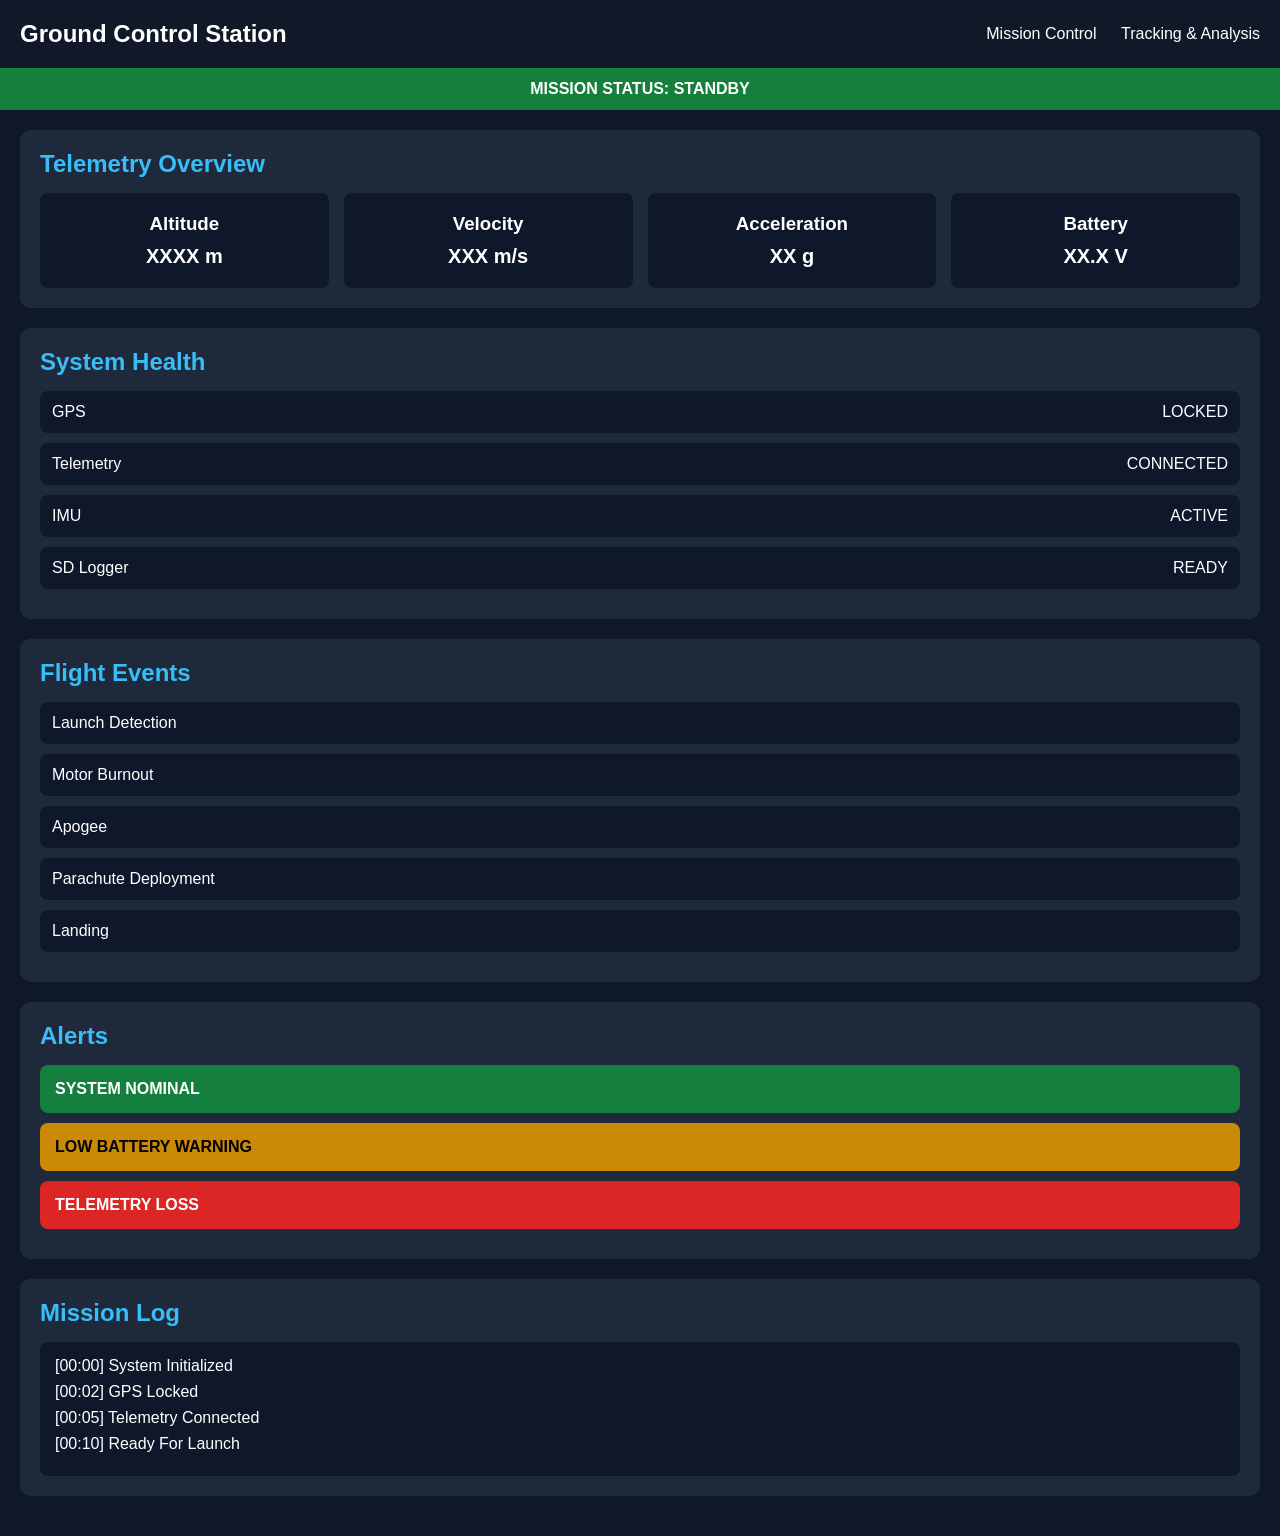
<file: index.html>
<!DOCTYPE html>
<html lang="en">
<head>
<meta charset="UTF-8">
<meta name="viewport" content="width=device-width, initial-scale=1.0">
<title>Mission Control</title>
<link rel="stylesheet" href="style.css">
</head>

<body>

<nav>
    <h1>Ground Control Station</h1>

    <div class="nav-links">
        <a href="index.html">Mission Control</a>
        <a href="tracking.html">Tracking & Analysis</a>
    </div>
</nav>

<header class="status-bar">
    MISSION STATUS: STANDBY
</header>

<div class="container">

    <div class="panel">
        <h2>Telemetry Overview</h2>

        <div class="card-grid">

            <div class="card">
                <h3>Altitude</h3>
                <p>XXXX m</p>
            </div>

            <div class="card">
                <h3>Velocity</h3>
                <p>XXX m/s</p>
            </div>

            <div class="card">
                <h3>Acceleration</h3>
                <p>XX g</p>
            </div>

            <div class="card">
                <h3>Battery</h3>
                <p>XX.X V</p>
            </div>

        </div>
    </div>

    <div class="panel">
        <h2>System Health</h2>

        <div class="health-item">
            <span>GPS</span>
            <span>LOCKED</span>
        </div>

        <div class="health-item">
            <span>Telemetry</span>
            <span>CONNECTED</span>
        </div>

        <div class="health-item">
            <span>IMU</span>
            <span>ACTIVE</span>
        </div>

        <div class="health-item">
            <span>SD Logger</span>
            <span>READY</span>
        </div>
    </div>

    <div class="panel">
        <h2>Flight Events</h2>

        <ul class="event-list">
            <li>Launch Detection</li>
            <li>Motor Burnout</li>
            <li>Apogee</li>
            <li>Parachute Deployment</li>
            <li>Landing</li>
        </ul>
    </div>

    <div class="panel">
        <h2>Alerts</h2>

        <div class="alert green">
            SYSTEM NOMINAL
        </div>

        <div class="alert yellow">
            LOW BATTERY WARNING
        </div>

        <div class="alert red">
            TELEMETRY LOSS
        </div>
    </div>

    <div class="panel">
        <h2>Mission Log</h2>

        <div class="log-window">
            <p>[00:00] System Initialized</p>
            <p>[00:02] GPS Locked</p>
            <p>[00:05] Telemetry Connected</p>
            <p>[00:10] Ready For Launch</p>
        </div>
    </div>

</div>

</body>
</html>
</file>
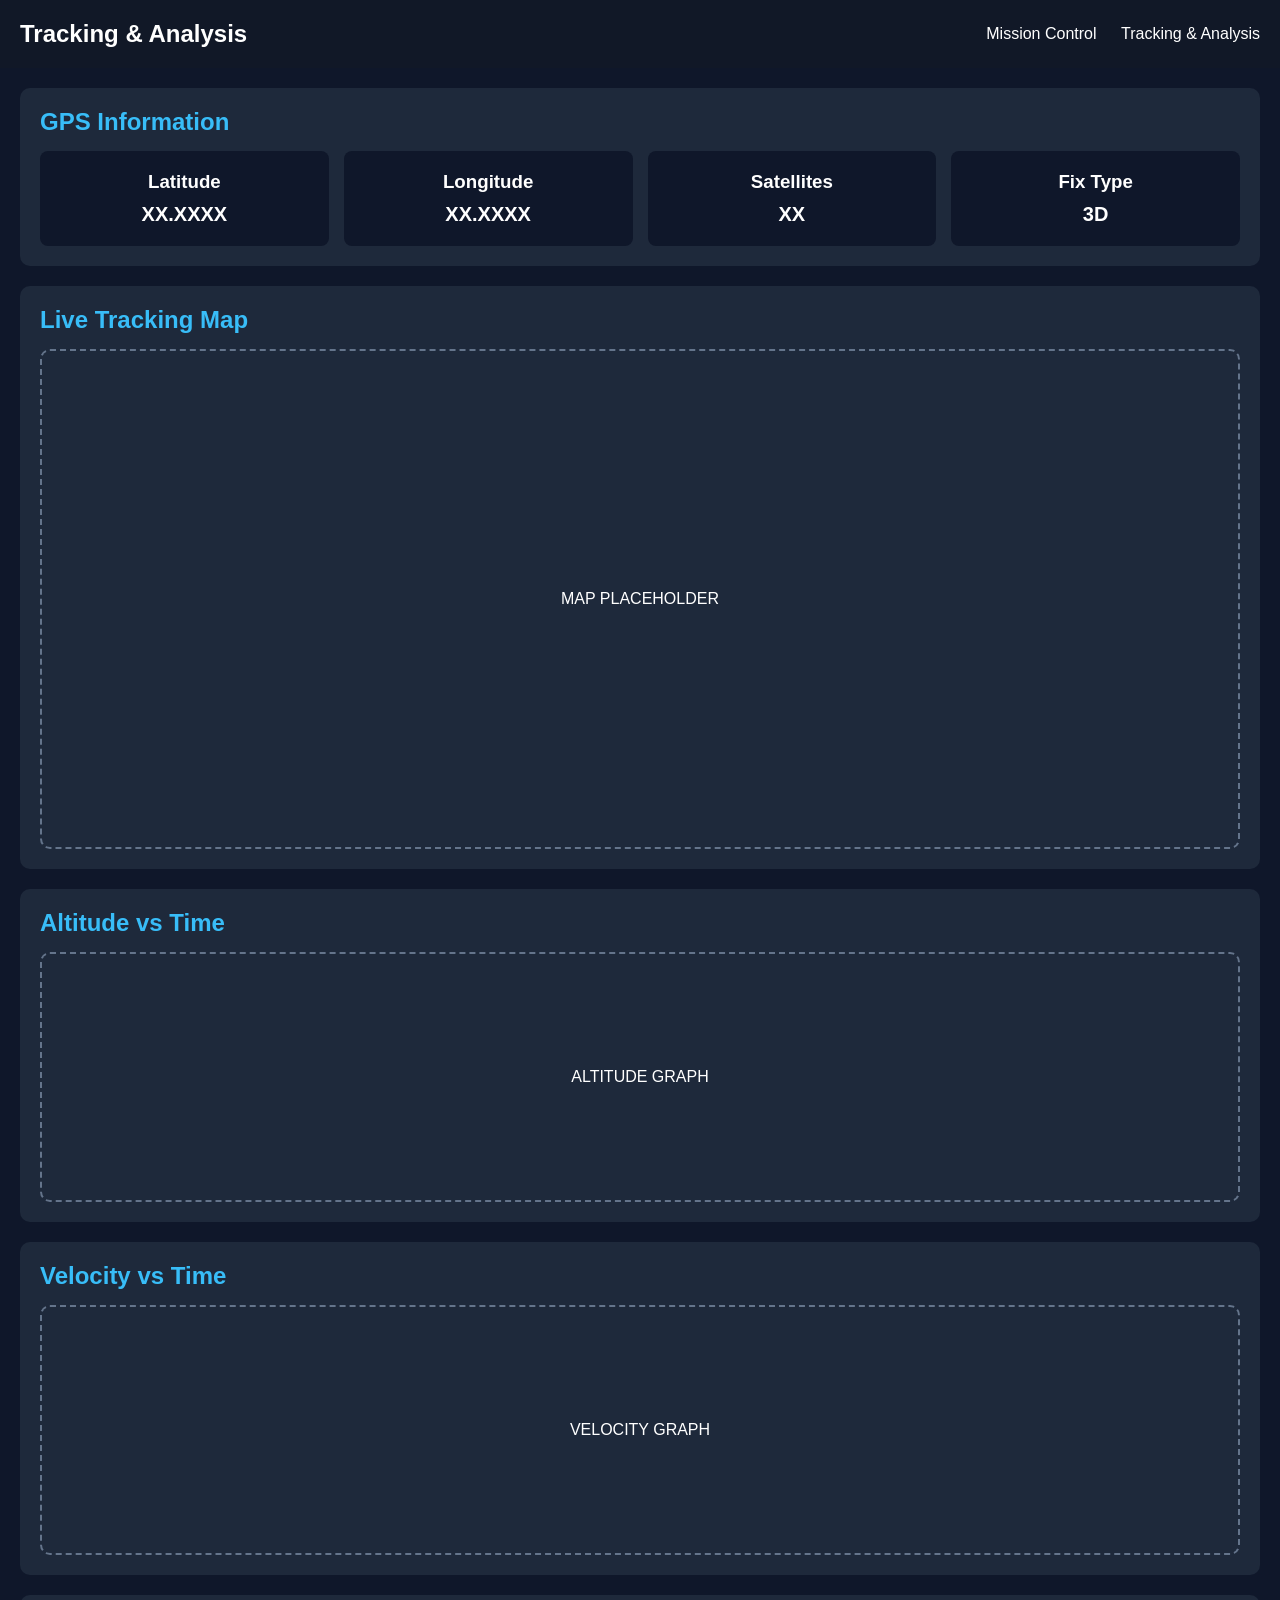
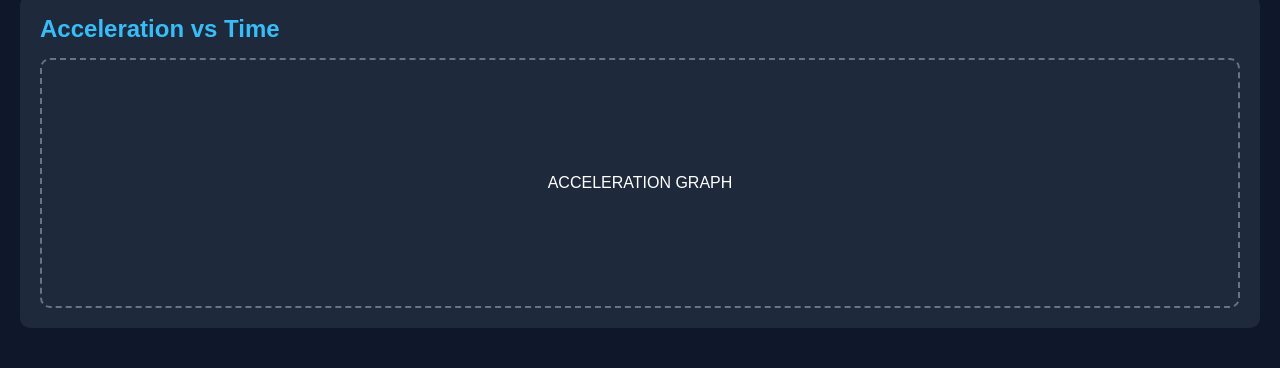
<file: tracking.html>
<!DOCTYPE html>
<html lang="en">
<head>
<meta charset="UTF-8">
<meta name="viewport" content="width=device-width, initial-scale=1.0">
<title>Tracking & Analysis</title>
<link rel="stylesheet" href="style.css">
</head>

<body>

<nav>
    <h1>Tracking & Analysis</h1>

    <div class="nav-links">
        <a href="index.html">Mission Control</a>
        <a href="tracking.html">Tracking & Analysis</a>
    </div>
</nav>

<div class="container">

    <div class="panel">
        <h2>GPS Information</h2>

        <div class="gps-grid">

            <div class="card">
                <h3>Latitude</h3>
                <p>XX.XXXX</p>
            </div>

            <div class="card">
                <h3>Longitude</h3>
                <p>XX.XXXX</p>
            </div>

            <div class="card">
                <h3>Satellites</h3>
                <p>XX</p>
            </div>

            <div class="card">
                <h3>Fix Type</h3>
                <p>3D</p>
            </div>

        </div>
    </div>

    <div class="panel">
        <h2>Live Tracking Map</h2>

        <div class="map-placeholder">
            MAP PLACEHOLDER
        </div>
    </div>

    <div class="panel">
        <h2>Altitude vs Time</h2>

        <div class="graph-placeholder">
            ALTITUDE GRAPH
        </div>
    </div>

    <div class="panel">
        <h2>Velocity vs Time</h2>

        <div class="graph-placeholder">
            VELOCITY GRAPH
        </div>
    </div>

    <div class="panel">
        <h2>Acceleration vs Time</h2>

        <div class="graph-placeholder">
            ACCELERATION GRAPH
        </div>
    </div>

</div>

</body>
</html>
</file>
<file: style.css>
*{
    margin:0;
    padding:0;
    box-sizing:border-box;
    font-family:Segoe UI, sans-serif;
}

body{
    background:#0f172a;
    color:white;
}

nav{
    background:#111827;
    padding:20px;
    display:flex;
    justify-content:space-between;
    align-items:center;
}

.nav-links a{
    color:white;
    text-decoration:none;
    margin-left:20px;
}

.nav-links a:hover{
    color:#38bdf8;
}

.status-bar{
    background:#15803d;
    text-align:center;
    padding:12px;
    font-weight:bold;
}

.container{
    padding:20px;
}

.panel{
    background:#1e293b;
    border-radius:10px;
    padding:20px;
    margin-bottom:20px;
}

.panel h2{
    margin-bottom:15px;
    color:#38bdf8;
}

.card-grid,
.gps-grid{
    display:grid;
    grid-template-columns:repeat(auto-fit,minmax(180px,1fr));
    gap:15px;
}

.card{
    background:#0f172a;
    padding:20px;
    border-radius:8px;
    text-align:center;
}

.card p{
    margin-top:10px;
    font-size:20px;
    font-weight:bold;
}

.health-item{
    background:#0f172a;
    padding:12px;
    border-radius:8px;
    margin-bottom:10px;

    display:flex;
    justify-content:space-between;
}

.event-list{
    list-style:none;
}

.event-list li{
    background:#0f172a;
    padding:12px;
    border-radius:8px;
    margin-bottom:10px;
}

.alert{
    padding:15px;
    margin-bottom:10px;
    border-radius:8px;
    font-weight:bold;
}

.green{
    background:#15803d;
}

.yellow{
    background:#ca8a04;
    color:black;
}

.red{
    background:#dc2626;
}

.log-window{
    background:#0f172a;
    border-radius:8px;
    padding:15px;
}

.log-window p{
    margin-bottom:8px;
}

.graph-placeholder{
    height:250px;
    border:2px dashed #64748b;

    display:flex;
    justify-content:center;
    align-items:center;

    border-radius:10px;
}

.map-placeholder{
    height:500px;
    border:2px dashed #64748b;

    display:flex;
    justify-content:center;
    align-items:center;

    border-radius:10px;
}

@media(max-width:768px){

    nav{
        flex-direction:column;
        gap:15px;
    }

    .nav-links{
        display:flex;
        gap:15px;
    }
}
</file>
